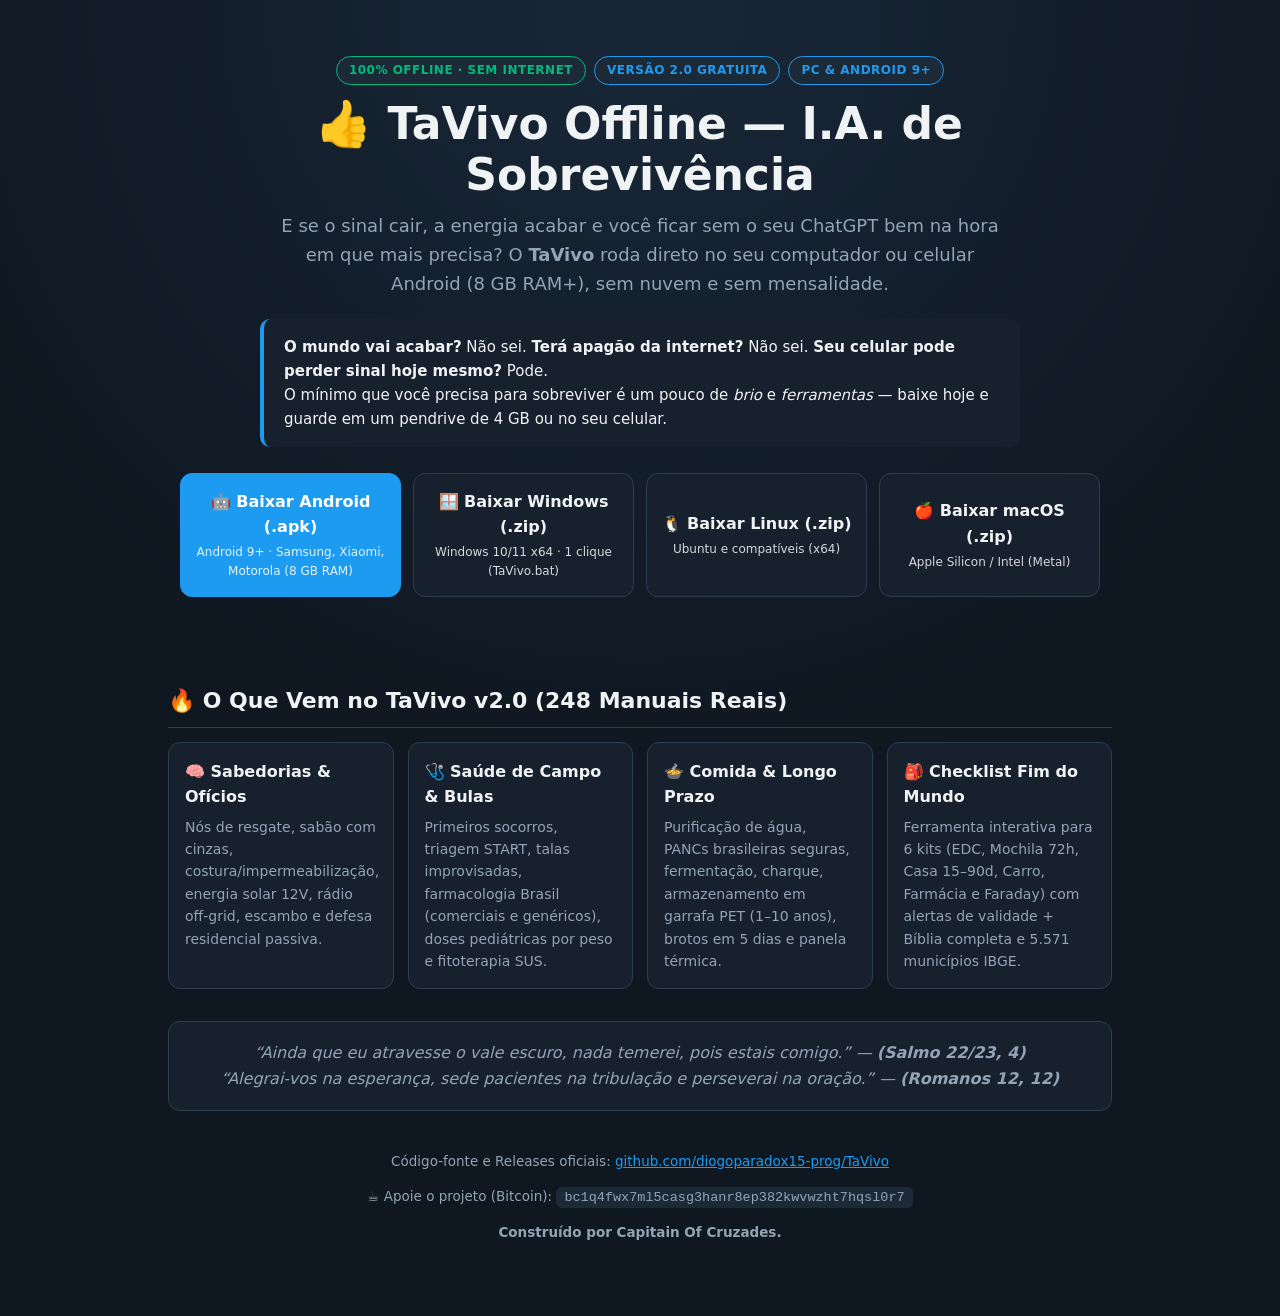
<file: docs/index.html>
<!doctype html>
<html lang="pt-BR">
<head>
  <meta charset="utf-8">
  <meta name="viewport" content="width=device-width, initial-scale=1">
  <title>TaVivo Offline — I.A. de Sobrevivência 100% Sem Internet (PC &amp; Android)</title>
  <meta name="description" content="E se você ficar sem o ChatGPT quando a internet cair? O TaVivo é uma I.A. de sobrevivência 100% offline para Windows, Linux, macOS e Android (8 GB RAM): primeiros socorros, bulas Brasil, comida, sabedorias e checklists sem internet.">
  <meta name="keywords" content="TaVivo Offline, IA de sobrevivência, IA offline, ChatGPT offline, sobrevivencialismo, primeiros socorros offline, Android APK IA local, kit emergência, sem internet">
  <link rel="canonical" href="https://diogoparadox15-prog.github.io/TaVivo/">
  <meta property="og:type" content="website">
  <meta property="og:url" content="https://diogoparadox15-prog.github.io/TaVivo/">
  <meta property="og:title" content="TaVivo Offline — I.A. de Sobrevivência 100% Sem Internet">
  <meta property="og:description" content="Roda direto no seu PC ou celular Android (8 GB RAM) sem 1 byte de internet. 248 manuais reais, Checklist Fim do Mundo e I.A. local gratuita.">
  <meta name="twitter:card" content="summary_large_image">
  <meta name="twitter:title" content="TaVivo Offline — I.A. de Sobrevivência Sem Internet">
  <meta name="twitter:description" content="Quando a energia cai e o sinal some, o TaVivo continua respondendo. Grátis para Windows, Linux, macOS e Android.">
  <script type="application/ld+json">
  {
    "@context": "https://schema.org",
    "@type": "SoftwareApplication",
    "name": "TaVivo Offline — I.A. de Sobrevivência",
    "operatingSystem": "Windows, Linux, macOS, Android",
    "applicationCategory": "UtilitiesApplication",
    "offers": { "@type": "Offer", "price": "0", "priceCurrency": "BRL" },
    "softwareVersion": "2.0",
    "url": "https://github.com/diogoparadox15-prog/TaVivo",
    "description": "Terminal de inteligência artificial de emergência e sobrevivência 100% offline com 248 manuais em português, checklist interativo e suporte a PC e Android."
  }
  </script>
  <style>
    :root {
      --bg: #0f1720;
      --panel: #16212d;
      --panel-2: #1c2a38;
      --line: #2c3e50;
      --text: #eff3f4;
      --muted: #93a4b5;
      --accent: #1d9bf0;
      --ok: #00ba7c;
      --warn: #f59e0b;
    }
    * { box-sizing: border-box; }
    body {
      margin: 0;
      background: radial-gradient(circle at top, #182738 0%, var(--bg) 55%);
      color: var(--text);
      font: 16px/1.6 system-ui, -apple-system, "Segoe UI", Roboto, sans-serif;
    }
    .wrap { max-width: 980px; margin: 0 auto; padding: 28px 18px 60px; }
    .hero { text-align: center; padding: 28px 12px 24px; }
    .badge-row { display: flex; justify-content: center; gap: 8px; flex-wrap: wrap; margin-bottom: 14px; }
    .pill {
      font-size: 12px; font-weight: 700; text-transform: uppercase; letter-spacing: .5px;
      padding: 4px 12px; border-radius: 999px; background: var(--panel-2);
      border: 1px solid var(--accent); color: var(--accent);
    }
    .pill.ok { border-color: var(--ok); color: var(--ok); }
    h1 { font-size: clamp(28px, 5vw, 44px); line-height: 1.15; margin: 8px 0 12px; }
    .lead { max-width: 720px; margin: 0 auto 20px; color: var(--muted); font-size: 18px; }
    .quote-box {
      max-width: 760px; margin: 18px auto 26px; padding: 16px 20px;
      background: var(--panel); border-left: 4px solid var(--accent); border-radius: 10px;
      text-align: left; font-size: 15px;
    }
    .cta-grid {
      display: grid; grid-template-columns: repeat(auto-fit, minmax(210px, 1fr));
      gap: 12px; margin: 24px 0;
    }
    .btn {
      display: flex; flex-direction: column; align-items: center; justify-content: center;
      padding: 15px 14px; border-radius: 12px; text-decoration: none; font-weight: 700;
      background: var(--panel); color: var(--text); border: 1px solid var(--line);
      transition: transform .12s ease, border-color .12s ease, background .12s ease;
    }
    .btn:hover { transform: translateY(-2px); border-color: var(--accent); background: var(--panel-2); }
    .btn.primary { background: var(--accent); color: #fff; border-color: var(--accent); }
    .btn.primary:hover { background: #1a8cd8; }
    .btn small { font-weight: 500; font-size: 12px; opacity: .88; margin-top: 3px; }
    .section-title { font-size: 22px; margin: 38px 0 14px; border-bottom: 1px solid var(--line); padding-bottom: 8px; }
    .cards { display: grid; grid-template-columns: repeat(auto-fit, minmax(220px, 1fr)); gap: 14px; }
    .card {
      background: var(--panel); border: 1px solid var(--line); border-radius: 12px; padding: 16px;
    }
    .card h3 { margin: 0 0 6px; font-size: 16px; color: var(--text); }
    .card p { margin: 0; font-size: 14px; color: var(--muted); }
    .verses {
      text-align: center; margin: 32px 0; padding: 18px; background: var(--panel);
      border: 1px solid var(--line); border-radius: 12px; font-style: italic; color: var(--muted);
    }
    .footer { text-align: center; margin-top: 40px; font-size: 13.5px; color: var(--muted); }
    .footer a { color: var(--accent); }
    code { background: var(--panel-2); padding: 3px 8px; border-radius: 6px; word-break: break-all; }
  </style>
</head>
<body>
  <main class="wrap">
    <section class="hero">
      <div class="badge-row">
        <span class="pill ok">100% Offline · Sem Internet</span>
        <span class="pill">Versão 2.0 Gratuita</span>
        <span class="pill">PC &amp; Android 9+</span>
      </div>
      <h1>👍 TaVivo Offline — I.A. de Sobrevivência</h1>
      <p class="lead">
        E se o sinal cair, a energia acabar e você ficar sem o seu ChatGPT bem na hora em que mais precisa?
        O <strong>TaVivo</strong> roda direto no seu computador ou celular Android (8 GB RAM+), sem nuvem e sem mensalidade.
      </p>

      <div class="quote-box">
        <strong>O mundo vai acabar?</strong> Não sei. <strong>Terá apagão da internet?</strong> Não sei.
        <strong>Seu celular pode perder sinal hoje mesmo?</strong> Pode.<br>
        O mínimo que você precisa para sobreviver é um pouco de <em>brio</em> e <em>ferramentas</em> — baixe hoje e guarde em um pendrive de 4 GB ou no seu celular.
      </div>

      <div class="cta-grid">
        <a class="btn primary" href="https://github.com/diogoparadox15-prog/TaVivo/releases/latest/download/TaVivo_Android.apk">
          🤖 Baixar Android (.apk)
          <small>Android 9+ · Samsung, Xiaomi, Motorola (8 GB RAM)</small>
        </a>
        <a class="btn" href="https://github.com/diogoparadox15-prog/TaVivo/releases/latest/download/TaVivo_Windows.zip">
          🪟 Baixar Windows (.zip)
          <small>Windows 10/11 x64 · 1 clique (TaVivo.bat)</small>
        </a>
        <a class="btn" href="https://github.com/diogoparadox15-prog/TaVivo/releases/latest/download/TaVivo_Linux.zip">
          🐧 Baixar Linux (.zip)
          <small>Ubuntu e compatíveis (x64)</small>
        </a>
        <a class="btn" href="https://github.com/diogoparadox15-prog/TaVivo/releases/latest/download/TaVivo_macOS.zip">
          🍎 Baixar macOS (.zip)
          <small>Apple Silicon / Intel (Metal)</small>
        </a>
      </div>
    </section>

    <h2 class="section-title">🔥 O Que Vem no TaVivo v2.0 (248 Manuais Reais)</h2>
    <section class="cards">
      <article class="card">
        <h3>🧠 Sabedorias &amp; Ofícios</h3>
        <p>Nós de resgate, sabão com cinzas, costura/impermeabilização, energia solar 12V, rádio off-grid, escambo e defesa residencial passiva.</p>
      </article>
      <article class="card">
        <h3>🩺 Saúde de Campo &amp; Bulas</h3>
        <p>Primeiros socorros, triagem START, talas improvisadas, farmacologia Brasil (comerciais e genéricos), doses pediátricas por peso e fitoterapia SUS.</p>
      </article>
      <article class="card">
        <h3>🍲 Comida &amp; Longo Prazo</h3>
        <p>Purificação de água, PANCs brasileiras seguras, fermentação, charque, armazenamento em garrafa PET (1–10 anos), brotos em 5 dias e panela térmica.</p>
      </article>
      <article class="card">
        <h3>🎒 Checklist Fim do Mundo</h3>
        <p>Ferramenta interativa para 6 kits (EDC, Mochila 72h, Casa 15–90d, Carro, Farmácia e Faraday) com alertas de validade + Bíblia completa e 5.571 municípios IBGE.</p>
      </article>
    </section>

    <section class="verses">
      “Ainda que eu atravesse o vale escuro, nada temerei, pois estais comigo.” — <strong>(Salmo 22/23, 4)</strong><br>
      “Alegrai-vos na esperança, sede pacientes na tribulação e perseverai na oração.” — <strong>(Romanos 12, 12)</strong>
    </section>

    <footer class="footer">
      <p>
        Código-fonte e Releases oficiais:
        <a href="https://github.com/diogoparadox15-prog/TaVivo">github.com/diogoparadox15-prog/TaVivo</a>
      </p>
      <p>☕ Apoie o projeto (Bitcoin): <code>bc1q4fwx7ml5casg3hanr8ep382kwvwzht7hqsl0r7</code></p>
      <p><strong>Construído por Capitain Of Cruzades.</strong></p>
    </footer>
  </main>
</body>
</html>
</file>
